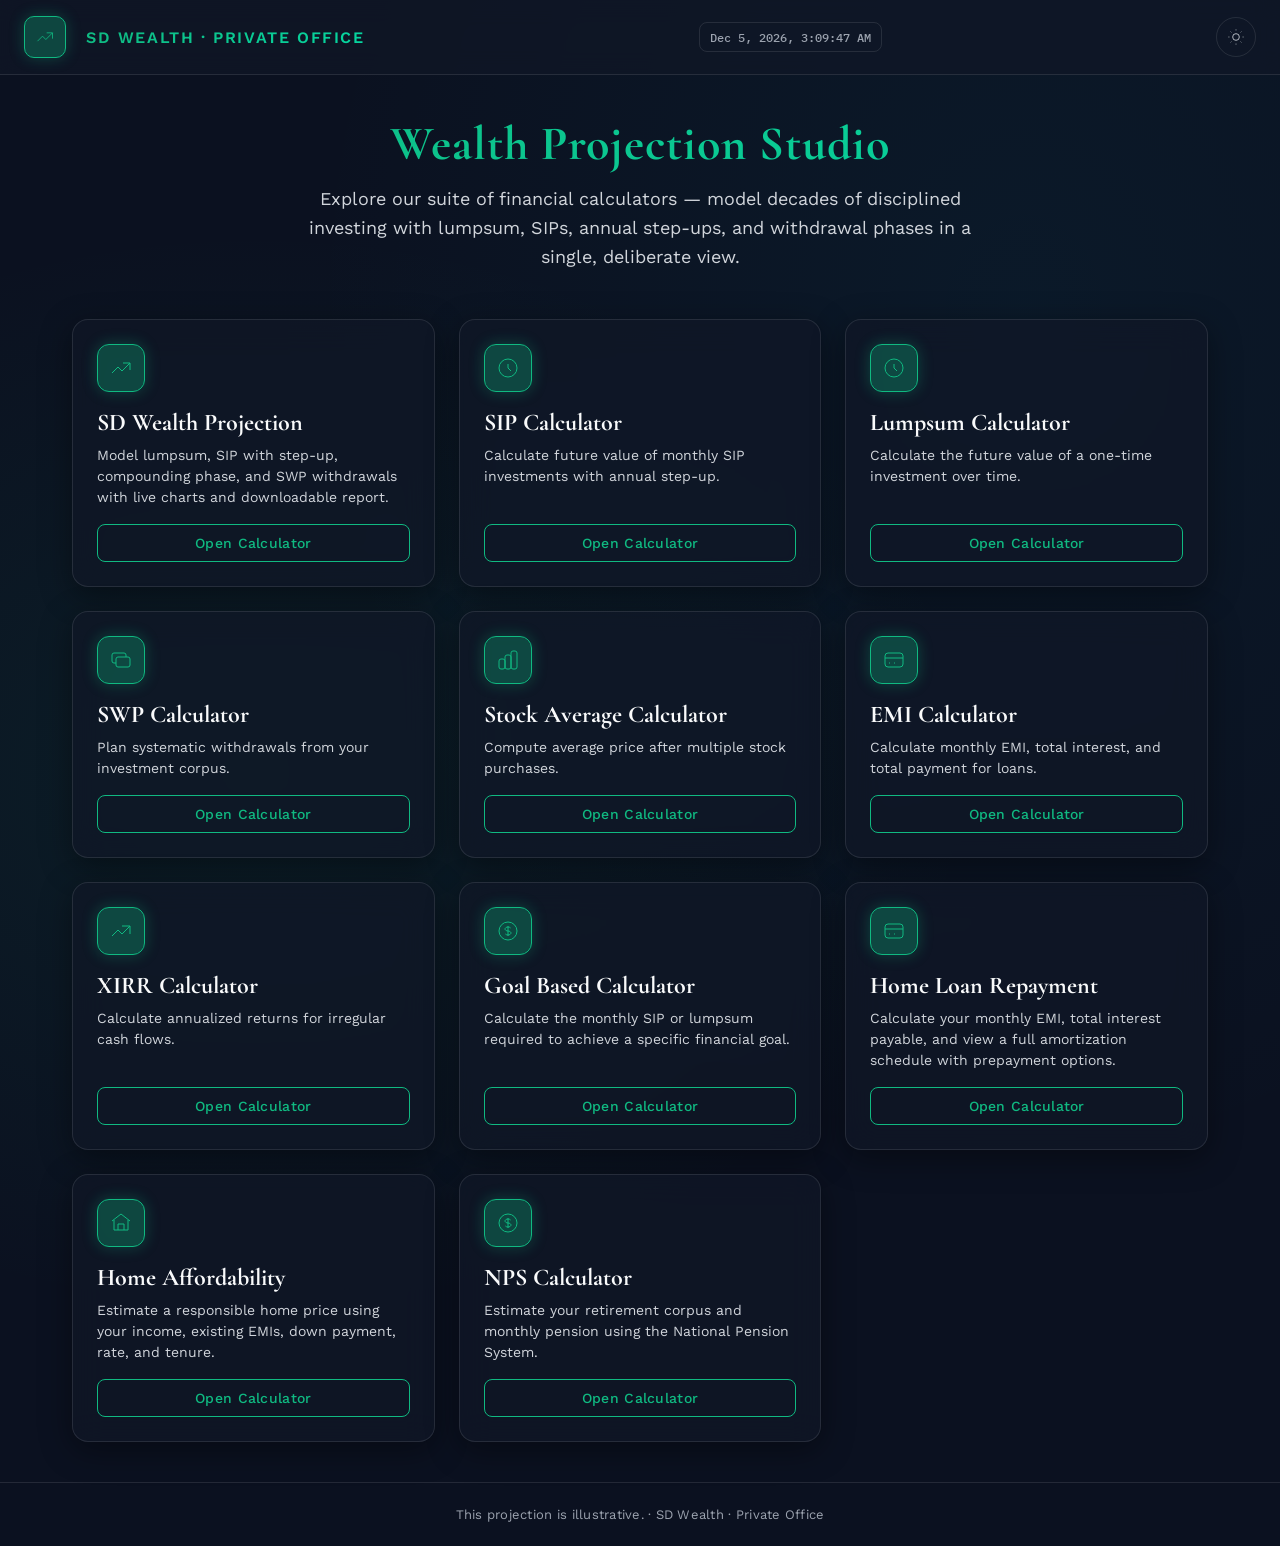
<file: index.html>
<!DOCTYPE html>
<html lang="en">
<head>
  <meta charset="UTF-8" />
  <meta name="viewport" content="width=device-width, initial-scale=1.0" />
  <title>SD Wealth · Private Office — Calculator Suite</title>
  <link rel="preconnect" href="https://fonts.googleapis.com" />
  <link rel="preconnect" href="https://fonts.gstatic.com" crossorigin />
  <link href="https://fonts.googleapis.com/css2?family=Cormorant+Garamond:wght@600;700&family=IBM+Plex+Mono:wght@400;500;600&family=Work+Sans:wght@400;500;600&display=swap" rel="stylesheet" />
  <style>
    /* ===================== THEME VARIABLES ===================== */
    :root {
      --bg-primary: #0B1120;
      --bg-secondary: #111827;
      --bg-card: rgba(17, 24, 39, 0.7);
      --bg-hover: rgba(255, 255, 255, 0.05);
      --text-primary: #F9FAFB;
      --text-secondary: #D1D5DB;
      --text-muted: #9CA3AF;
      --border: rgba(255, 255, 255, 0.1);
      --border-light: rgba(255, 255, 255, 0.06);
      --accent: #10B981;
      --accent-dark: #047857;
      --accent-glow: rgba(16, 185, 129, 0.3);
      --accent-secondary: #06D6A0;
      --neutral: #9CA3AF;
      --shadow-glow: 0 0 20px rgba(16, 185, 129, 0.15);
      --shadow-card: 0 8px 32px rgba(0, 0, 0, 0.4);
      --body-gradient: radial-gradient(ellipse at 20% 50%, rgba(16, 185, 129, 0.08) 0%, transparent 50%),
                       radial-gradient(ellipse at 80% 20%, rgba(6, 182, 212, 0.05) 0%, transparent 50%);
    }

    body.light {
      --bg-primary: #ffffff;
      --bg-secondary: #F9FAFB;
      --bg-card: rgba(255, 255, 255, 0.8);
      --bg-hover: rgba(17, 24, 39, 0.04);
      --text-primary: #111827;
      --text-secondary: #4B5563;
      --text-muted: #6B7280;
      --border: rgba(17, 24, 39, 0.1);
      --border-light: rgba(17, 24, 39, 0.06);
      --accent: #064E3B;
      --accent-dark: #047857;
      --accent-glow: rgba(6, 78, 59, 0.15);
      --accent-secondary: #10B981;
      --neutral: #9CA3AF;
      --shadow-glow: 0 0 20px rgba(6, 78, 59, 0.1);
      --shadow-card: 0 4px 20px rgba(0, 0, 0, 0.08);
      --body-gradient: none;
    }

    /* ===================== GLOBAL ===================== */
    * { box-sizing: border-box; margin: 0; padding: 0; }
    body {
      margin: 0;
      background: var(--bg-primary);
      background-image: var(--body-gradient);
      color: var(--text-primary);
      font-family: 'Work Sans', sans-serif;
      -webkit-font-smoothing: antialiased;
      -moz-osx-font-smoothing: grayscale;
      min-height: 100vh;
      transition: background-color 0.3s, color 0.3s;
    }

    .app-shell { min-height: 100vh; display: flex; flex-direction: column; }

    /* ---------- Header ---------- */
    .header {
      display: flex;
      align-items: center;
      gap: 20px;
      padding: 24px 32px;
      border-bottom: 1px solid var(--border);
      backdrop-filter: blur(12px);
      background: var(--bg-card);
      position: sticky;
      top: 0;
      z-index: 10;
      transition: background 0.3s, border-color 0.3s;
      flex-wrap: wrap;
    }

    .icon-square {
      width: 46px;
      height: 46px;
      border: 1px solid var(--accent);
      display: flex;
      align-items: center;
      justify-content: center;
      color: var(--accent);
      flex-shrink: 0;
      border-radius: 12px;
      background: var(--accent-glow);
      box-shadow: 0 0 15px var(--accent-glow);
      transition: background 0.3s, box-shadow 0.3s;
    }

    .icon-square svg { width: 24px; height: 24px; }

    .wordmark {
      font-family: 'Work Sans', sans-serif;
      font-weight: 600;
      font-size: 16px;
      letter-spacing: 0.1em;
      text-transform: uppercase;
      color: var(--text-primary);
      margin: 0;
      background: linear-gradient(135deg, var(--accent), var(--accent-secondary));
      -webkit-background-clip: text;
      -webkit-text-fill-color: transparent;
      background-clip: text;
    }

    .theme-toggle {
      margin-left: auto;
      background: none;
      border: 1px solid var(--border);
      border-radius: 50%;
      width: 40px;
      height: 40px;
      display: flex;
      align-items: center;
      justify-content: center;
      cursor: pointer;
      color: var(--text-secondary);
      transition: all 0.3s;
      flex-shrink: 0;
    }

    .theme-toggle:hover {
      border-color: var(--accent);
      color: var(--accent);
      box-shadow: 0 0 10px var(--accent-glow);
    }

    .theme-toggle svg { width: 20px; height: 20px; }

    /* ---------- Main content ---------- */
    .main-content {
      flex: 1;
      max-width: 1200px;
      width: 100%;
      margin: 0 auto;
      padding: 40px 32px;
    }

    .hero {
      text-align: center;
      margin-bottom: 48px;
    }

    .hero h1 {
      font-family: 'Cormorant Garamond', serif;
      font-size: 48px;
      font-weight: 700;
      color: var(--text-primary);
      margin: 0 0 12px;
      letter-spacing: 0.02em;
      background: linear-gradient(135deg, var(--accent), var(--accent-secondary));
      -webkit-background-clip: text;
      -webkit-text-fill-color: transparent;
      background-clip: text;
    }

    .hero p {
      font-size: 18px;
      color: var(--text-secondary);
      max-width: 700px;
      margin: 0 auto;
      line-height: 1.6;
    }

    /* ---------- Calculator cards grid ---------- */
    .card-grid {
      display: grid;
      grid-template-columns: repeat(auto-fill, minmax(300px, 1fr));
      gap: 24px;
    }

    .calc-card {
      border: 1px solid var(--border);
      border-radius: 16px;
      padding: 24px;
      background: var(--bg-card);
      backdrop-filter: blur(16px);
      box-shadow: var(--shadow-card);
      transition: transform 0.3s, box-shadow 0.3s, background 0.3s, border-color 0.3s;
      display: flex;
      flex-direction: column;
    }

    .calc-card:hover {
      transform: translateY(-4px);
      box-shadow: var(--shadow-card), 0 0 20px var(--accent-glow);
      border-color: var(--accent);
    }

    .calc-card-icon {
      width: 48px;
      height: 48px;
      border: 1px solid var(--accent);
      border-radius: 12px;
      display: flex;
      align-items: center;
      justify-content: center;
      color: var(--accent);
      margin-bottom: 16px;
      background: var(--accent-glow);
      box-shadow: 0 0 15px var(--accent-glow);
    }

    .calc-card-icon svg { width: 24px; height: 24px; }

    .calc-card h2 {
      font-family: 'Cormorant Garamond', serif;
      font-size: 24px;
      font-weight: 700;
      color: var(--text-primary);
      margin: 0 0 8px;
    }

    .calc-card p {
      font-size: 14px;
      color: var(--text-secondary);
      line-height: 1.5;
      flex: 1;
      margin-bottom: 16px;
    }

    .calc-card a {
      display: inline-block;
      text-align: center;
      padding: 10px 16px;
      border-radius: 8px;
      text-decoration: none;
      font-weight: 500;
      font-size: 14px;
      letter-spacing: 0.02em;
      transition: all 0.3s;
      border: 1px solid var(--accent);
      color: var(--accent);
      background: transparent;
    }

    .calc-card a:hover {
      background: var(--accent);
      color: #fff;
      box-shadow: 0 4px 15px var(--accent-glow);
    }

    /* ---------- Footer ---------- */
    .footer {
      padding: 24px 32px;
      border-top: 1px solid var(--border);
      text-align: center;
      color: var(--text-muted);
      font-size: 13px;
      letter-spacing: 0.02em;
    }

    /* ---------- Responsive ---------- */
    @media (max-width: 768px) {
      .header {
        padding: 16px;
        gap: 12px;
        flex-direction: column;
        text-align: center;
      }
      .theme-toggle {
        margin-left: 0;
        margin-top: 8px;
      }
      .main-content {
        padding: 24px 16px;
      }
      .hero h1 {
        font-size: 36px;
      }
      .card-grid {
        grid-template-columns: 1fr;
      }
    }
  </style>
  <link rel="stylesheet" href="shared-theme.css" />
</head>
<body>
  <div class="app-shell">
    <!-- Header -->
    <header class="header">
      <div class="icon-square">
        <svg xmlns="http://www.w3.org/2000/svg" fill="none" viewBox="0 0 24 24" stroke="currentColor" strokeWidth="2">
          <path strokeLinecap="round" strokeLinejoin="round" d="M3 17l6-6 4 4 8-8" />
          <path strokeLinecap="round" strokeLinejoin="round" d="M14 7h7v7" />
        </svg>
      </div>
      <p class="wordmark">SD Wealth · Private Office</p>
      <span class="system-time" id="systemTime" aria-live="polite"></span>
      <!-- Theme toggle button -->
      <button class="theme-toggle" id="themeToggle" aria-label="Toggle theme">
        <!-- Sun icon (shown in dark mode) -->
        <svg id="sunIcon" xmlns="http://www.w3.org/2000/svg" fill="none" viewBox="0 0 24 24" stroke="currentColor" strokeWidth="2">
          <path strokeLinecap="round" strokeLinejoin="round" d="M12 3v1m0 16v1m9-9h-1M4 12H3m15.364 6.364l-.707-.707M6.343 6.343l-.707-.707m12.728 0l-.707.707M6.343 17.657l-.707.707M16 12a4 4 0 11-8 0 4 4 0 018 0z" />
        </svg>
        <!-- Moon icon (shown in light mode) -->
        <svg id="moonIcon" xmlns="http://www.w3.org/2000/svg" fill="none" viewBox="0 0 24 24" stroke="currentColor" strokeWidth="2" style="display:none;">
          <path strokeLinecap="round" strokeLinejoin="round" d="M20.354 15.354A9 9 0 018.646 3.646 9.003 9.003 0 0012 21a9.003 9.003 0 008.354-5.646z" />
        </svg>
      </button>
    </header>

    <!-- Main content -->
    <main class="main-content">
      <section class="hero">
        <h1>Wealth Projection Studio</h1>
        <p>Explore our suite of financial calculators — model decades of disciplined investing with lumpsum, SIPs, annual step-ups, and withdrawal phases in a single, deliberate view.</p>
      </section>

      <!-- Calculator cards -->
      <section class="card-grid">
        <!-- Wealth Projection -->
        <div class="calc-card">
          <div class="calc-card-icon">
            <svg xmlns="http://www.w3.org/2000/svg" fill="none" viewBox="0 0 24 24" stroke="currentColor" strokeWidth="2">
              <path strokeLinecap="round" strokeLinejoin="round" d="M3 17l6-6 4 4 8-8" />
              <path strokeLinecap="round" strokeLinejoin="round" d="M14 7h7v7" />
            </svg>
          </div>
          <h2>SD Wealth Projection</h2>
          <p>Model lumpsum, SIP with step-up, compounding phase, and SWP withdrawals with live charts and downloadable report.</p>
          <a href="./wealth-projection/">Open Calculator</a>
        </div>

        <!-- SIP Calculator -->
        <div class="calc-card">
          <div class="calc-card-icon">
            <svg xmlns="http://www.w3.org/2000/svg" fill="none" viewBox="0 0 24 24" stroke="currentColor" strokeWidth="2">
              <path strokeLinecap="round" strokeLinejoin="round" d="M12 8v4l3 3m6-3a9 9 0 11-18 0 9 9 0 0118 0z" />
            </svg>
          </div>
          <h2>SIP Calculator</h2>
          <p>Calculate future value of monthly SIP investments with annual step-up.</p>
          <a href="./sip-calculator/">Open Calculator</a>
        </div>

        <!-- Lumpsum Calculator -->
        <div class="calc-card">
          <div class="calc-card-icon">
            <svg xmlns="http://www.w3.org/2000/svg" fill="none" viewBox="0 0 24 24" stroke="currentColor" strokeWidth="2">
              <path strokeLinecap="round" strokeLinejoin="round" d="M12 8v4l3 3m6-3a9 9 0 11-18 0 9 9 0 0118 0z" />
            </svg>
          </div>
          <h2>Lumpsum Calculator</h2>
          <p>Calculate the future value of a one-time investment over time.</p>
          <a href="./lumpsum-calculator/">Open Calculator</a>
        </div>

        <!-- SWP Calculator -->
        <div class="calc-card">
          <div class="calc-card-icon">
            <svg xmlns="http://www.w3.org/2000/svg" fill="none" viewBox="0 0 24 24" stroke="currentColor" strokeWidth="2">
              <path strokeLinecap="round" strokeLinejoin="round" d="M17 9V7a2 2 0 00-2-2H5a2 2 0 00-2 2v6a2 2 0 002 2h2m2 4h10a2 2 0 002-2v-6a2 2 0 00-2-2H9a2 2 0 00-2 2v6a2 2 0 002 2z" />
            </svg>
          </div>
          <h2>SWP Calculator</h2>
          <p>Plan systematic withdrawals from your investment corpus.</p>
          <a href="./swp-calculator/">Open Calculator</a>
        </div>

        <!-- Stock Average Calculator -->
        <div class="calc-card">
          <div class="calc-card-icon">
            <svg xmlns="http://www.w3.org/2000/svg" fill="none" viewBox="0 0 24 24" stroke="currentColor" strokeWidth="2">
              <path strokeLinecap="round" strokeLinejoin="round" d="M9 19v-6a2 2 0 00-2-2H5a2 2 0 00-2 2v6a2 2 0 002 2h2a2 2 0 002-2zm0 0V9a2 2 0 012-2h2a2 2 0 012 2v10m-6 0a2 2 0 002 2h2a2 2 0 002-2m0 0V5a2 2 0 012-2h2a2 2 0 012 2v14a2 2 0 01-2 2h-2a2 2 0 01-2-2z" />
            </svg>
          </div>
          <h2>Stock Average Calculator</h2>
          <p>Compute average price after multiple stock purchases.</p>
          <a href="./stock-average-calculator/">Open Calculator</a>
        </div>

        <!-- EMI Calculator -->
        <div class="calc-card">
          <div class="calc-card-icon">
            <svg xmlns="http://www.w3.org/2000/svg" fill="none" viewBox="0 0 24 24" stroke="currentColor" strokeWidth="2">
              <path strokeLinecap="round" strokeLinejoin="round" d="M3 10h18M7 15h1m4 0h1m-7 4h12a3 3 0 003-3V8a3 3 0 00-3-3H6a3 3 0 00-3 3v8a3 3 0 003 3z" />
            </svg>
          </div>
          <h2>EMI Calculator</h2>
          <p>Calculate monthly EMI, total interest, and total payment for loans.</p>
          <a href="./emi-calculator/">Open Calculator</a>
        </div>

        <!-- XIRR Calculator -->
        <div class="calc-card">
          <div class="calc-card-icon">
            <svg xmlns="http://www.w3.org/2000/svg" fill="none" viewBox="0 0 24 24" stroke="currentColor" strokeWidth="2">
              <path strokeLinecap="round" strokeLinejoin="round" d="M13 7h8m0 0v8m0-8l-8 8-4-4-6 6" />
            </svg>
          </div>
          <h2>XIRR Calculator</h2>
          <p>Calculate annualized returns for irregular cash flows.</p>
          <a href="./xirr-calculator/">Open Calculator</a>
        </div>

        <!-- Goal Based Calculator -->
        <div class="calc-card">
          <div class="calc-card-icon">
            <svg xmlns="http://www.w3.org/2000/svg" fill="none" viewBox="0 0 24 24" stroke="currentColor" strokeWidth="2">
              <path strokeLinecap="round" strokeLinejoin="round" d="M12 8c-1.657 0-3 .895-3 2s1.343 2 3 2 3 .895 3 2-1.343 2-3 2m0-8c1.11 0 2.08.402 2.599 1M12 8V7m0 1v8m0 0v1m0-1c-1.11 0-2.08-.402-2.599-1M21 12a9 9 0 11-18 0 9 9 0 0118 0z" />
            </svg>
          </div>
          <h2>Goal Based Calculator</h2>
          <p>Calculate the monthly SIP or lumpsum required to achieve a specific financial goal.</p>
          <a href="./goal-calculator/">Open Calculator</a>
        </div>

        <!-- Home Loan Repayment Calculator -->
        <div class="calc-card">
          <div class="calc-card-icon">
            <svg xmlns="http://www.w3.org/2000/svg" fill="none" viewBox="0 0 24 24" stroke="currentColor" strokeWidth="2">
              <path strokeLinecap="round" strokeLinejoin="round" d="M3 10h18M7 15h1m4 0h1m-7 4h12a3 3 0 003-3V8a3 3 0 00-3-3H6a3 3 0 00-3 3v8a3 3 0 003 3z" />
            </svg>
          </div>
          <h2>Home Loan Repayment</h2>
          <p>Calculate your monthly EMI, total interest payable, and view a full amortization schedule with prepayment options.</p>
          <a href="./home-loan-calculator/">Open Calculator</a>
        </div>        

        <!-- Home Affordability Calculator -->
        <div class="calc-card">
          <div class="calc-card-icon">
            <svg xmlns="http://www.w3.org/2000/svg" fill="none" viewBox="0 0 24 24" stroke="currentColor" strokeWidth="2">
              <path strokeLinecap="round" strokeLinejoin="round" d="M3 10l9-7 9 7M5 9v10h14V9M9 19v-6h6v6" />
            </svg>
          </div>
          <h2>Home Affordability</h2>
          <p>Estimate a responsible home price using your income, existing EMIs, down payment, rate, and tenure.</p>
          <a href="./home-affordability-calculator/">Open Calculator</a>
        </div>

        <!-- NPS Calculator -->
        <div class="calc-card">
          <div class="calc-card-icon">
            <svg xmlns="http://www.w3.org/2000/svg" fill="none" viewBox="0 0 24 24" stroke="currentColor" strokeWidth="2">
              <path strokeLinecap="round" strokeLinejoin="round" d="M12 8c-1.657 0-3 .895-3 2s1.343 2 3 2 3 .895 3 2-1.343 2-3 2m0-8c1.11 0 2.08.402 2.599 1M12 8V7m0 1v8m0 0v1m0-1c-1.11 0-2.08-.402-2.599-1M21 12a9 9 0 11-18 0 9 9 0 0118 0z" />
            </svg>
          </div>
          <h2>NPS Calculator</h2>
          <p>Estimate your retirement corpus and monthly pension using the National Pension System.</p>
          <a href="./nps-calculator/">Open Calculator</a>
        </div>
      </section>
    </main>

    <!-- Footer -->
    <footer class="footer">
      This projection is illustrative. · SD Wealth · Private Office
    </footer>
  </div>

  <script>
    // Theme toggle logic
    const themeToggle = document.getElementById('themeToggle');
    const sunIcon = document.getElementById('sunIcon');
    const moonIcon = document.getElementById('moonIcon');

    // Check for saved theme in localStorage, default to dark
    const savedTheme = localStorage.getItem('sd-wealth-theme') || 'dark';
    if (savedTheme === 'light') {
      document.body.classList.add('light');
      sunIcon.style.display = 'none';
      moonIcon.style.display = 'block';
    } else {
      document.body.classList.remove('light');
      sunIcon.style.display = 'block';
      moonIcon.style.display = 'none';
    }

    themeToggle.addEventListener('click', () => {
      document.body.classList.toggle('light');
      const isLight = document.body.classList.contains('light');
      // Save preference
      localStorage.setItem('sd-wealth-theme', isLight ? 'light' : 'dark');
      // Toggle icons
      if (isLight) {
        sunIcon.style.display = 'none';
        moonIcon.style.display = 'block';
      } else {
        sunIcon.style.display = 'block';
        moonIcon.style.display = 'none';
      }
    });
  </script>
  <script src="shared-nav.js"></script>
  <script>initSharedClock();</script>
</body>
</html>
</file>
<file: shared-theme.css>
:root {
  --bg-primary: #0B1120;
  --bg-secondary: #111827;
  --bg-card: rgba(17, 24, 39, 0.7);
  --bg-input: rgba(255, 255, 255, 0.05);
  --bg-hover: rgba(255, 255, 255, 0.05);
  --text-primary: #F9FAFB;
  --text-secondary: #D1D5DB;
  --text-muted: #9CA3AF;
  --border: rgba(255, 255, 255, 0.1);
  --border-light: rgba(255, 255, 255, 0.06);
  --accent: #10B981;
  --accent-dark: #047857;
  --accent-glow: rgba(16, 185, 129, 0.3);
  --accent-secondary: #06D6A0;
  --neutral: #9CA3AF;
  --chart-grid: rgba(255, 255, 255, 0.08);
  --shadow-card: 0 8px 32px rgba(0, 0, 0, 0.4);
  --body-gradient: radial-gradient(ellipse at 20% 50%, rgba(16, 185, 129, 0.08) 0%, transparent 50%), radial-gradient(ellipse at 80% 20%, rgba(6, 182, 212, 0.05) 0%, transparent 50%);
}

body.light {
  --bg-primary: #ffffff;
  --bg-secondary: #F9FAFB;
  --bg-card: rgba(255, 255, 255, 0.8);
  --bg-input: rgba(0, 0, 0, 0.04);
  --bg-hover: rgba(17, 24, 39, 0.04);
  --text-primary: #111827;
  --text-secondary: #4B5563;
  --text-muted: #6B7280;
  --border: rgba(17, 24, 39, 0.1);
  --border-light: rgba(17, 24, 39, 0.06);
  --accent: #064E3B;
  --accent-dark: #047857;
  --accent-glow: rgba(6, 78, 59, 0.15);
  --accent-secondary: #10B981;
  --chart-grid: rgba(0, 0, 0, 0.08);
  --shadow-card: 0 4px 20px rgba(0, 0, 0, 0.08);
  --body-gradient: none;
}

body {
  background-color: var(--bg-primary);
  background-image: var(--body-gradient);
  color: var(--text-primary);
  font-family: 'Work Sans', sans-serif;
}

.header {
  min-height: 72px;
  padding: 16px 24px;
  background: var(--bg-card);
  border-bottom-color: var(--border);
  backdrop-filter: blur(12px);
}

.icon-square {
  width: 42px;
  height: 42px;
  border-radius: 10px;
}

.icon-square svg {
  width: 20px;
  height: 20px;
}

.layout {
  max-width: 1440px;
  width: 100%;
  margin: 0 auto;
  padding: 24px 32px 40px;
}

#shared-sidebar {
  width: 240px;
  flex: 0 0 240px;
}

.sidebar-nav {
  gap: 4px;
}

.sidebar-link {
  padding: 10px 16px;
  border-color: transparent;
  border-radius: 10px;
  background: transparent;
}

.wordmark {
  background: linear-gradient(135deg, var(--accent), var(--accent-secondary));
  -webkit-background-clip: text;
  background-clip: text;
  -webkit-text-fill-color: transparent;
}

.icon-square,
.calc-card-icon {
  border-color: var(--accent);
  background: var(--accent-glow);
  box-shadow: 0 0 15px var(--accent-glow);
  color: var(--accent);
}

.theme-toggle,
.home-btn,
.hamburger-btn,
.drawer-close {
  border-color: var(--border);
  color: var(--text-secondary);
}

.theme-toggle:hover,
.home-btn:hover,
.hamburger-btn:hover,
.drawer-close:hover {
  border-color: var(--accent);
  color: var(--accent);
  box-shadow: 0 0 10px var(--accent-glow);
}

.sidebar-link {
  color: var(--text-secondary);
  border-color: var(--border);
}

.sidebar-link:hover {
  border-color: var(--accent);
  color: var(--accent);
  background: var(--accent-glow);
  box-shadow: 0 0 10px var(--accent-glow);
}

.sidebar-link.active {
  border-color: var(--accent);
  color: #fff;
  background: var(--accent);
  box-shadow: 0 0 10px var(--accent-glow);
}

.sidebar-link.active .sidebar-icon {
  color: var(--accent);
}

.result-item.highlight {
  border-color: var(--accent);
  background: var(--accent-glow);
  box-shadow: 0 0 14px var(--accent-glow);
}

.field input[type='range'],
.field .input-row input[type='range'],
.param-controls input[type='range'],
.param-input-row input[type='range'] {
  appearance: auto !important;
  -webkit-appearance: auto !important;
  accent-color: var(--accent) !important;
  background: var(--bg-input) !important;
  border: 0 !important;
  border-radius: 0 !important;
  box-shadow: none !important;
  height: 4px !important;
  padding: 0 !important;
  width: 100% !important;
}

.field input[type='range']::-webkit-slider-runnable-track,
.field .input-row input[type='range']::-webkit-slider-runnable-track,
.param-controls input[type='range']::-webkit-slider-runnable-track,
.param-input-row input[type='range']::-webkit-slider-runnable-track {
  all: revert !important;
}

.field input[type='range']::-webkit-slider-thumb,
.field .input-row input[type='range']::-webkit-slider-thumb,
.param-controls input[type='range']::-webkit-slider-thumb,
.param-input-row input[type='range']::-webkit-slider-thumb {
  all: revert !important;
}

.field input[type='range']::-moz-range-track,
.field .input-row input[type='range']::-moz-range-track,
.param-controls input[type='range']::-moz-range-track,
.param-input-row input[type='range']::-moz-range-track {
  all: revert !important;
}

.field input[type='range']::-moz-range-progress,
.field .input-row input[type='range']::-moz-range-progress,
.param-controls input[type='range']::-moz-range-progress,
.param-input-row input[type='range']::-moz-range-progress {
  all: revert !important;
}

.field input[type='range']::-moz-range-thumb,
.field .input-row input[type='range']::-moz-range-thumb,
.param-controls input[type='range']::-moz-range-thumb,
.param-input-row input[type='range']::-moz-range-thumb {
  all: revert !important;
}

.field-slider-row {
  display: flex;
  flex-direction: column;
  align-items: stretch;
  gap: 6px;
}

.field-slider-row input[type='number'] {
  width: 100%;
}

.field-slider-row input[type='range'] {
  width: 100%;
  min-width: 60px;
  height: 4px;
  padding: 0;
}

.field-slider-row .slider-value {
  color: var(--text-muted);
  font: 500 12px 'IBM Plex Mono', monospace;
  min-height: 16px;
  text-align: left;
}

.field .input-row,
.param-input-row {
  flex-direction: column;
  align-items: stretch;
  gap: 6px;
}

.field .input-row input[type='number'],
.param-input-row input[type='number'] {
  width: 100%;
}

.field .input-row input[type='range'],
.param-input-row input[type='range'] {
  order: 3;
  width: 100%;
  min-width: 60px;
}

html body input[type='range'],
html body .field input[type='range'],
html body .field .input-row input[type='range'],
html body .param-controls input[type='range'],
html body .param-input-row input[type='range'] {
  height: 16px !important;
  min-height: 16px !important;
}

html body input[type='range']::-webkit-slider-runnable-track {
  height: 4px !important;
  background: linear-gradient(to right, var(--accent) 0%, var(--accent) var(--slider-progress, 0%), var(--bg-input) var(--slider-progress, 0%), var(--bg-input) 100%) !important;
}

html body input[type='range']::-webkit-slider-thumb {
  width: 12px !important;
  height: 12px !important;
  margin-top: -4px !important;
}

html body input[type='range']::-moz-range-track {
  height: 4px !important;
  background: linear-gradient(to right, var(--accent) 0%, var(--accent) var(--slider-progress, 0%), var(--bg-input) var(--slider-progress, 0%), var(--bg-input) 100%) !important;
}

.field .input-row .compact,
.param-input-row .param-compact {
  order: 2;
  min-height: 16px;
  width: 100%;
  text-align: left;
}

.param-controls {
  flex-direction: column;
  align-items: stretch;
}

.param-controls input[type='number'],
.param-controls input[type='range'] {
  width: 100%;
}

.param-controls input[type='range'] {
  order: 3;
}

.param-controls .amount-words {
  order: 2;
  margin-top: 0;
}

.param-controls > .btn {
  order: 4;
}

.card,
.calc-card,
.param-panel,
.result-item,
.chart-card,
.summary-card,
.projection-panel {
  border-color: var(--border);
  background: var(--bg-card);
  box-shadow: var(--shadow-card);
  backdrop-filter: blur(16px);
}

.card h2,
.param-section h2,
.calc-card h2,
.chart-card h3 {
  font-family: 'Cormorant Garamond', serif;
  color: var(--text-primary);
}

.field input,
.field .input-row input[type='number'],
.purchase-input,
.cashflow-input,
.param-controls input[type='number'],
.param-controls input[type='text'] {
  background: var(--bg-input);
  border-color: var(--border);
  color: var(--text-primary);
  font-family: 'IBM Plex Mono', monospace;
}

.field input:focus,
.field .input-row input[type='number']:focus,
.purchase-input:focus,
.cashflow-input:focus,
.param-controls input[type='number']:focus,
.param-controls input[type='text']:focus {
  border-color: var(--accent);
  box-shadow: 0 0 0 3px var(--accent-glow);
}

.btn {
  border-color: var(--accent);
  background: var(--accent);
}

.btn:hover {
  background: var(--accent-dark);
  box-shadow: 0 4px 15px var(--accent-glow);
}

.btn-outline {
  background: transparent;
  color: var(--accent);
}

.btn-outline:hover,
.btn-outline.active {
  background: var(--accent);
  color: #fff;
}

.result-value,
.supporting-value {
  color: var(--accent);
  font-family: 'IBM Plex Mono', monospace;
}

.amount-words {
  margin-top: 5px;
  color: var(--text-muted);
  font: 500 12px 'IBM Plex Mono', monospace;
  line-height: 1.35;
}

.result-amount-words {
  text-align: center;
}

.system-time {
  display: inline-flex;
  align-items: center;
  min-height: 30px;
  margin-left: auto;
  padding: 6px 10px;
  border: 1px solid var(--border);
  border-radius: 8px;
  color: var(--text-muted);
  font: 500 12px 'IBM Plex Mono', monospace;
  white-space: nowrap;
  font-variant-numeric: tabular-nums;
}

@media (max-width: 768px) {
  .system-time {
    order: 2;
    margin: 0 auto;
  }

  .header-actions {
    width: 100%;
    justify-content: space-between;
  }

  .layout,
  .container {
    padding: 16px;
    gap: 16px;
  }

  .form-grid,
  .results-grid {
    grid-template-columns: 1fr;
  }

  .card,
  .param-panel {
    padding: 16px;
  }
}
</file>
